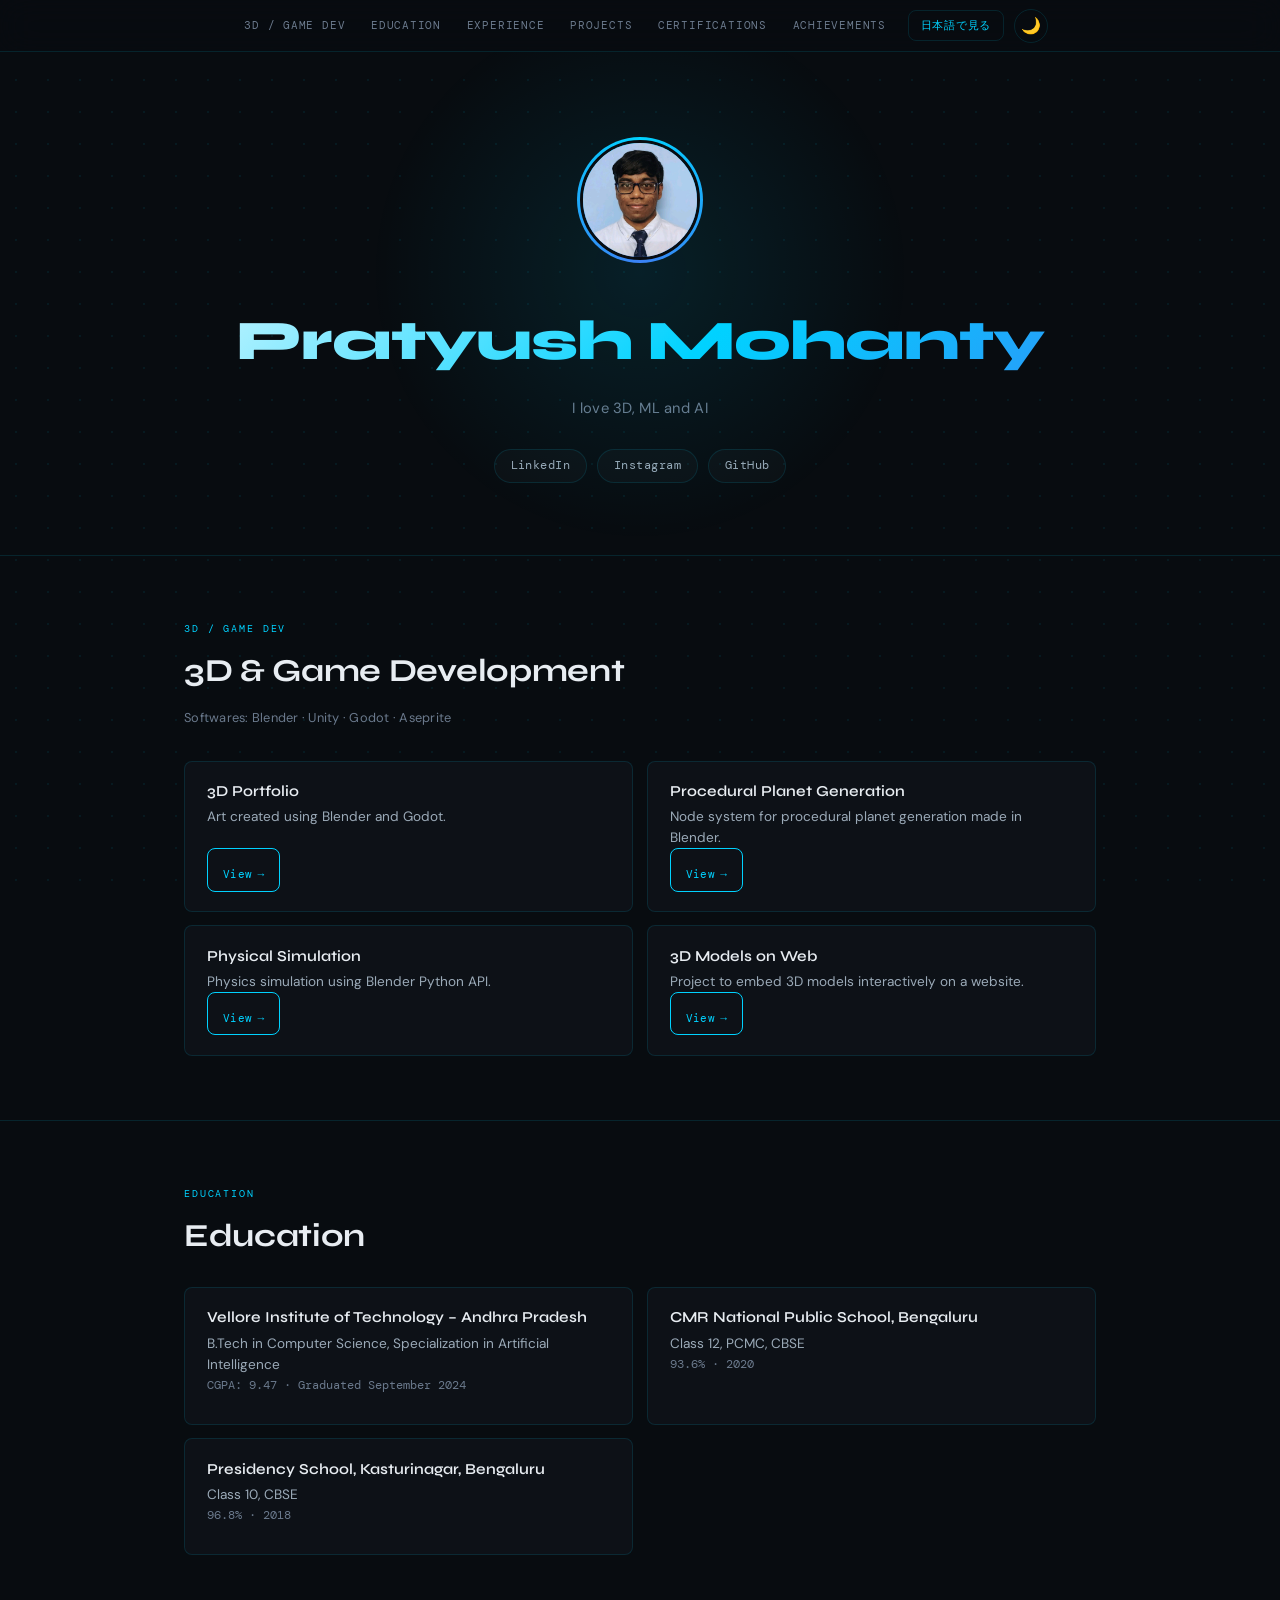
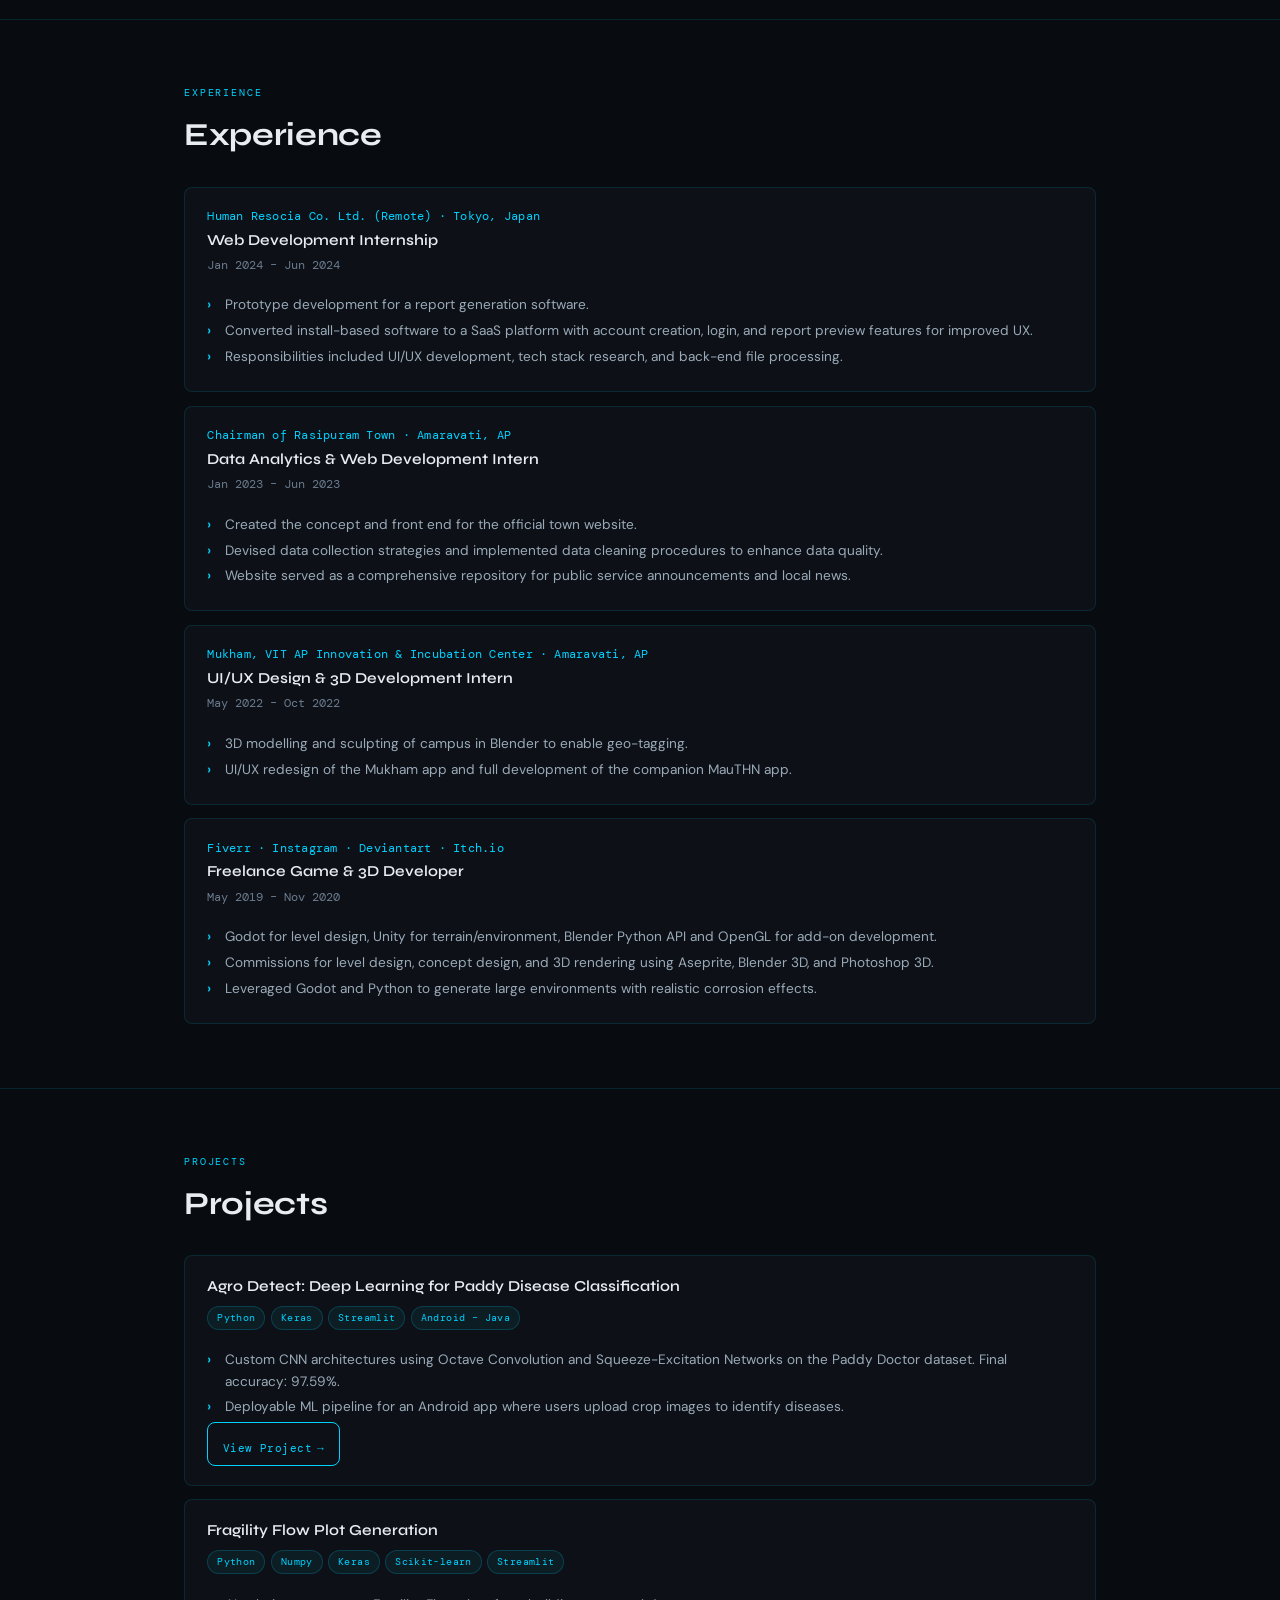
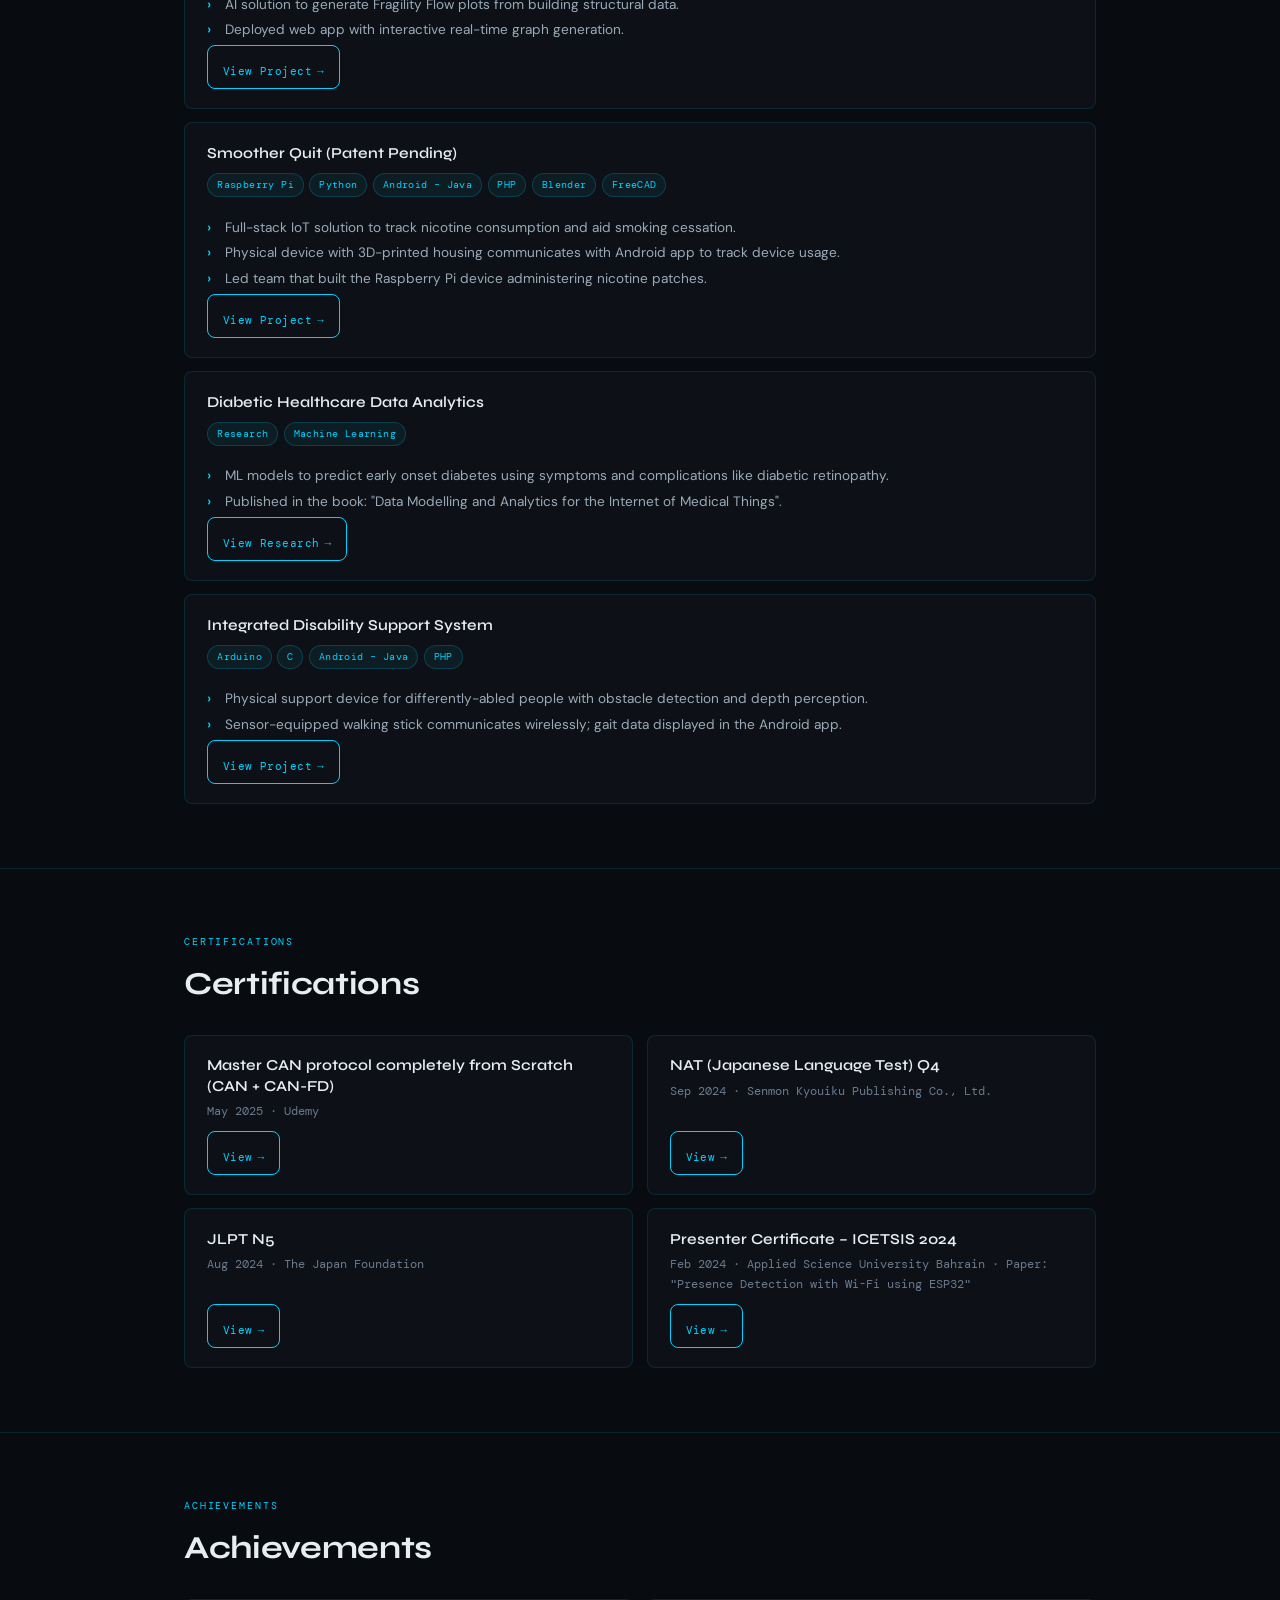
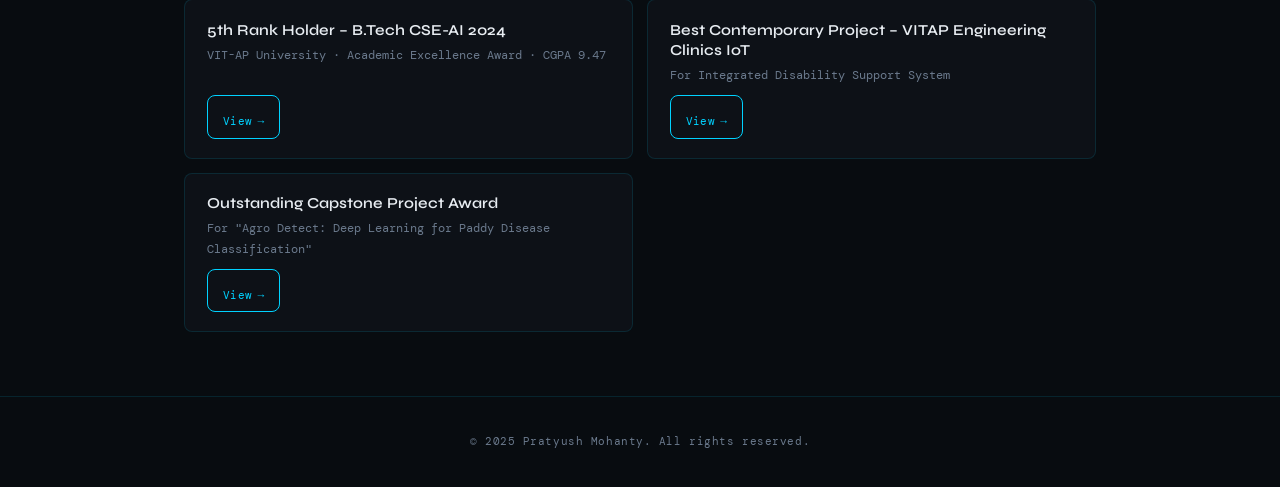
<file: index.html>
<!DOCTYPE html>
<html lang="en">
<head>
  <meta charset="UTF-8">
  <meta name="viewport" content="width=device-width, initial-scale=1.0">
  <title>Pratyush Mohanty — Portfolio</title>
  <meta name="description" content="Portfolio of Pratyush Mohanty — 3D, ML & AI engineer.">
  <link rel="stylesheet" href="style.css">
</head>
<body>
  <nav id="nav"></nav>
  <header id="header"></header>
  <main id="main"></main>
  <footer id="footer"></footer>

  <script src="content.js"></script>
  <script src="renderer.js"></script>
  <script>render('en');</script>
</body>
</html>
</file>
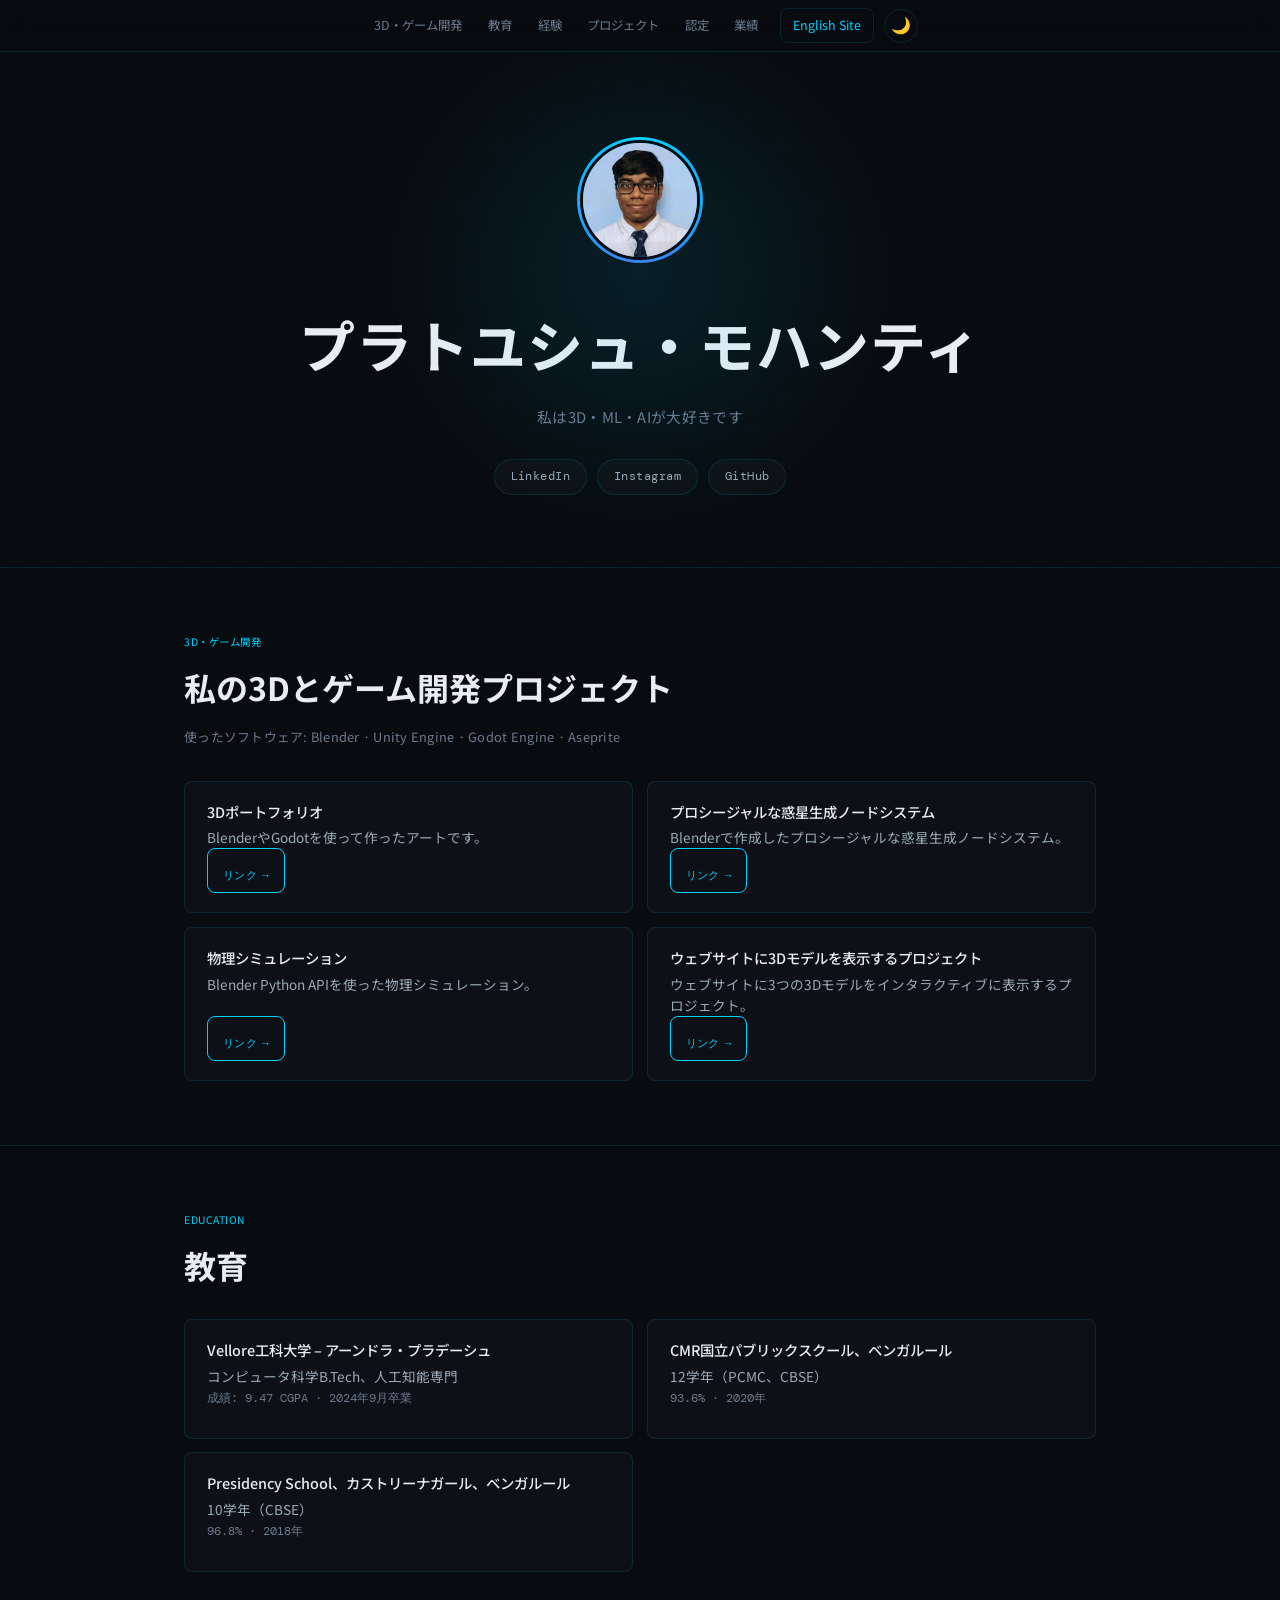
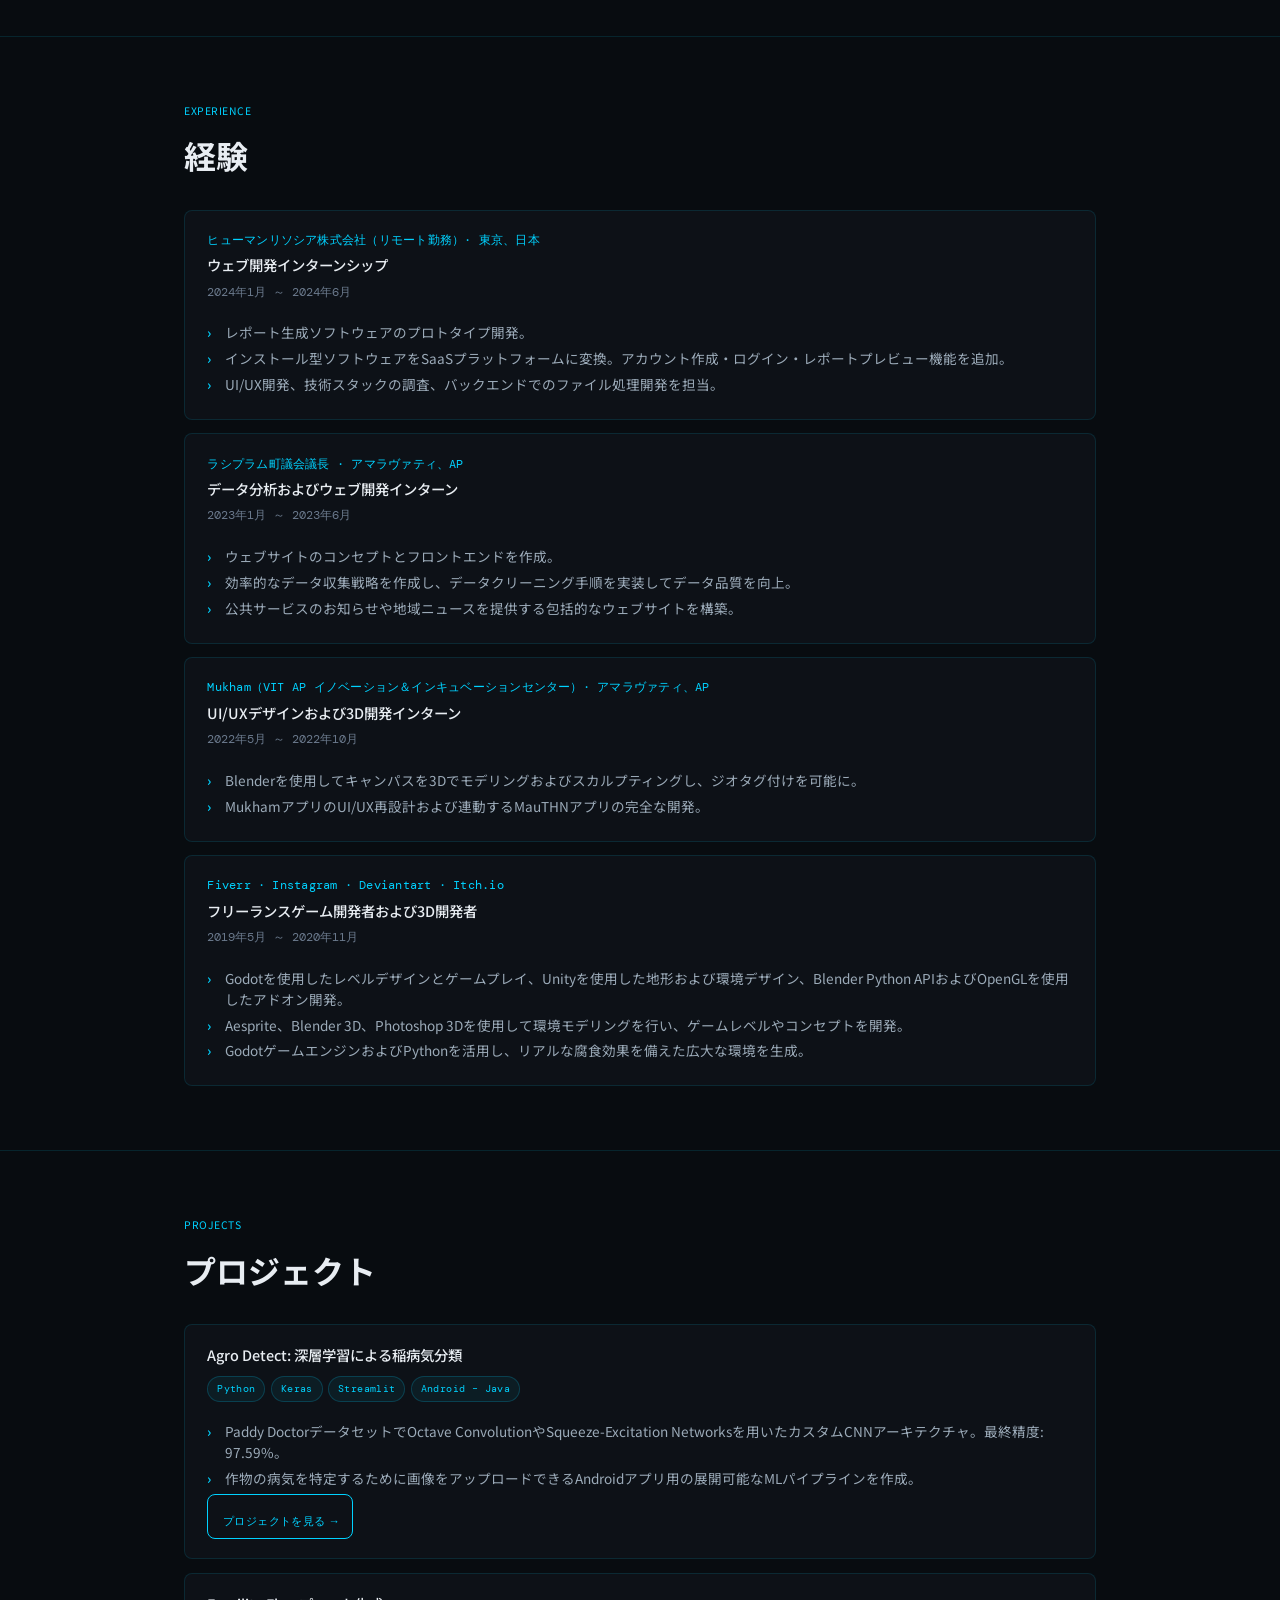
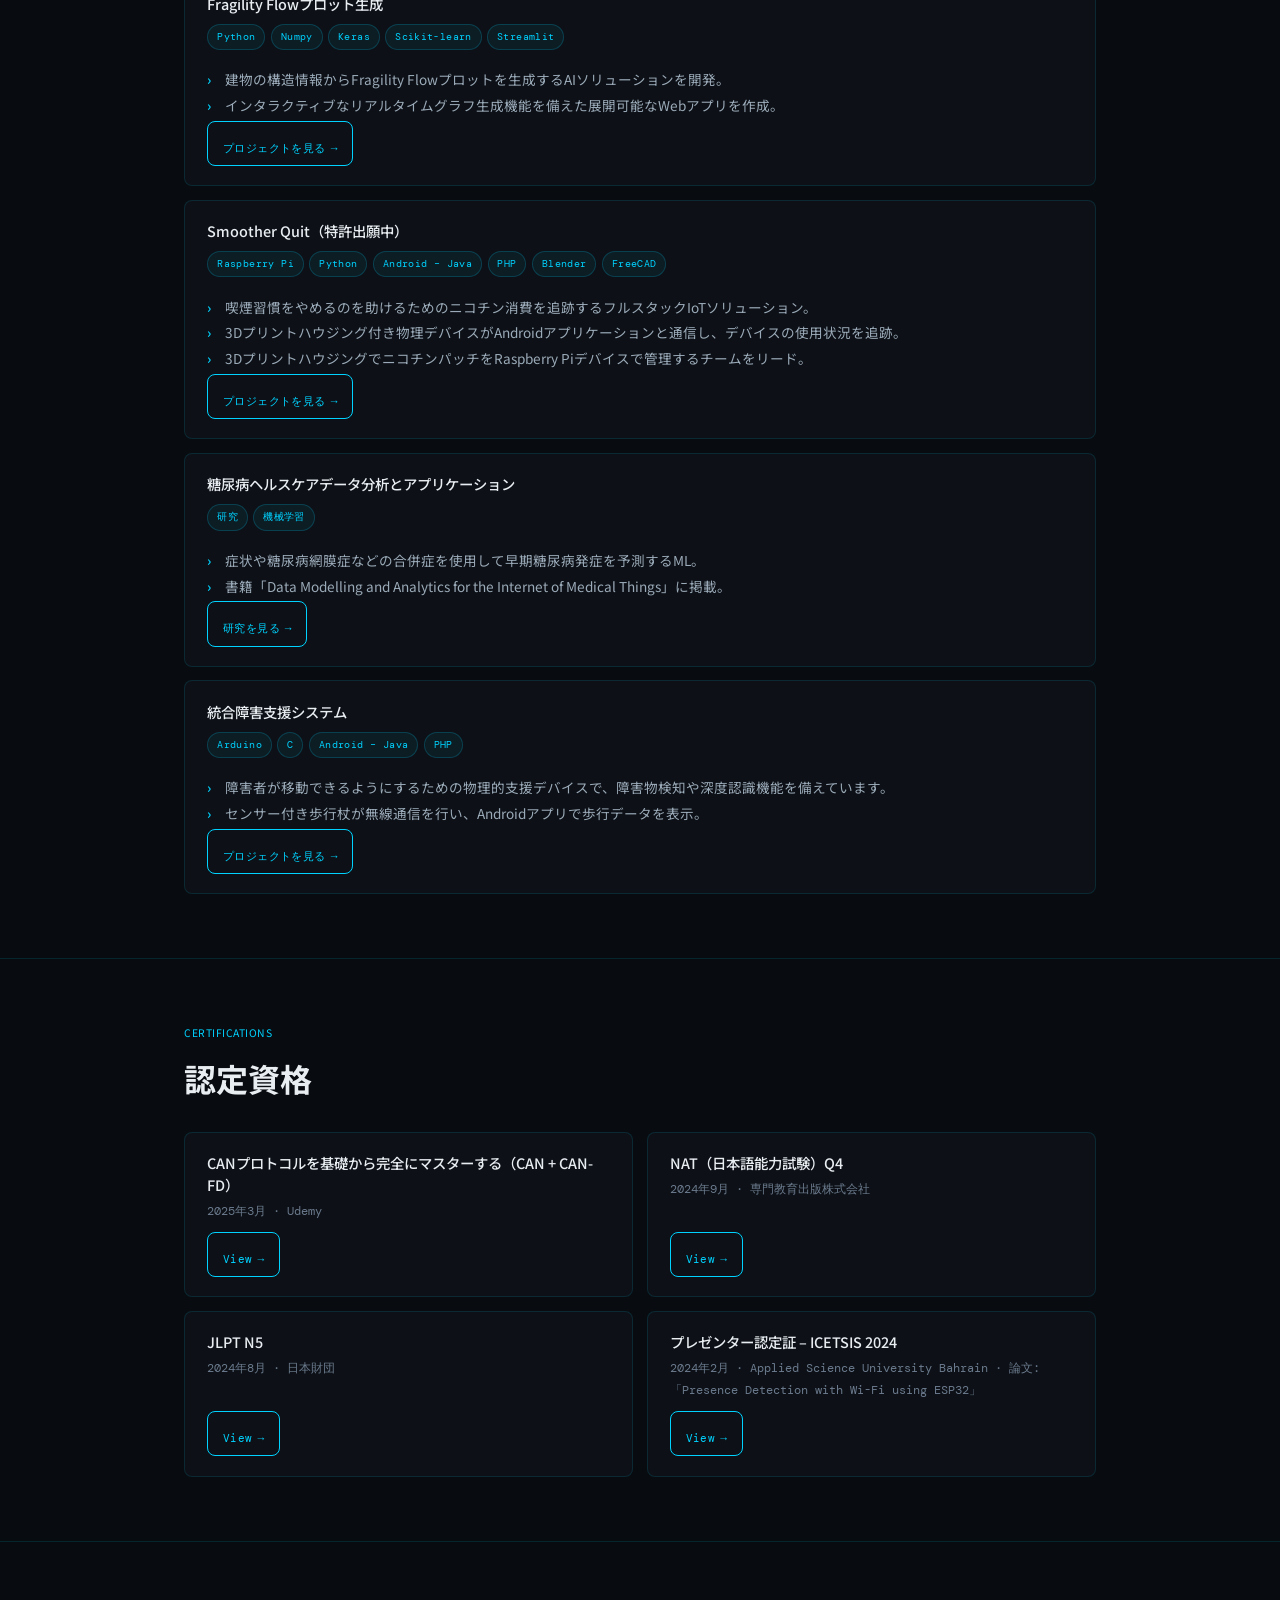
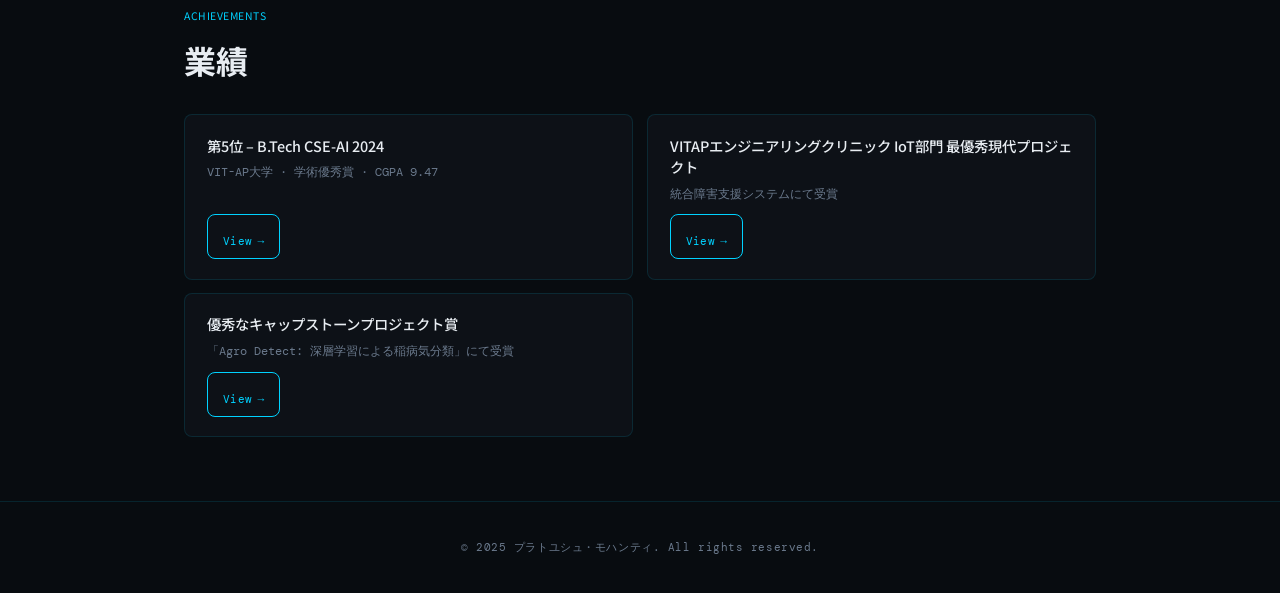
<file: profile_japanese.html>
<!DOCTYPE html>
<html lang="ja">
<head>
  <meta charset="UTF-8">
  <meta name="viewport" content="width=device-width, initial-scale=1.0">
  <title>プラトユシュ・モハンティ — ポートフォリオ</title>
  <meta name="description" content="プラトユシュ・モハンティのポートフォリオ — 3D・ML・AIエンジニア">
  <link rel="stylesheet" href="style.css">
</head>
<body>
  <nav id="nav"></nav>
  <header id="header"></header>
  <main id="main"></main>
  <footer id="footer"></footer>

  <script src="content.js"></script>
  <script src="renderer.js"></script>
  <script>render('ja');</script>
</body>
</html>
</file>
<file: style.css>
@import url('https://fonts.googleapis.com/css2?family=Syne:wght@400;600;700;800&family=DM+Mono:wght@300;400&family=DM+Sans:ital,wght@0,300;0,400;0,500;1,300&family=Noto+Sans+JP:wght@300;400;500;700&display=swap');

/* ─── Dark theme (default) ──────────────────────────── */
:root {
  --bg:          #080c10;
  --bg2:         #0d1117;
  --nav-bg:      rgba(8,12,16,0.88);
  --border:      rgba(0, 210, 255, 0.12);
  --accent:      #00d2ff;
  --accent-glow: rgba(0, 210, 255, 0.15);
  --text:        #e8edf2;
  --text-muted:  #6b7a8d;
  --text-dim:    #9baab8;
  --dot-color:   rgba(0,210,255,0.07);
  --shadow:      rgba(0,210,255,0.07);
  --font-display: 'Syne', sans-serif;
  --font-body:    'DM Sans', 'Noto Sans JP', sans-serif;
  --font-mono:    'DM Mono', monospace;
  --radius:      8px;
  --ease:        0.25s cubic-bezier(0.4, 0, 0.2, 1);
}

/* ─── Light theme ───────────────────────────────────── */
[data-theme="light"] {
  --bg:          #f4f7fb;
  --bg2:         #ffffff;
  --nav-bg:      rgba(244,247,251,0.9);
  --border:      rgba(0, 150, 200, 0.15);
  --accent:      #0099cc;
  --accent-glow: rgba(0, 153, 204, 0.12);
  --text:        #0f1923;
  --text-muted:  #7a8fa6;
  --text-dim:    #4a6070;
  --dot-color:   rgba(0,150,200,0.06);
  --shadow:      rgba(0,100,160,0.08);
}

/* Smooth theme transition on everything */
*, *::before, *::after {
  transition: background-color 0.3s ease, border-color 0.3s ease, color 0.3s ease, box-shadow 0.3s ease;
}

/* ─── Japanese overrides ────────────────────────────── */
:lang(ja) { --font-body: 'Noto Sans JP', 'DM Sans', sans-serif; }
:lang(ja) body { font-size: 14.5px; line-height: 1.85; }
:lang(ja) .card-title { font-family: 'Noto Sans JP', sans-serif; font-weight: 500; letter-spacing: 0; }
:lang(ja) .section-label { font-family: 'Noto Sans JP', sans-serif; letter-spacing: 0.05em; }
:lang(ja) nav a { font-family: 'Noto Sans JP', sans-serif; letter-spacing: 0; text-transform: none; font-size: 0.78rem; }

/* ─── Reset ─────────────────────────────────────────── */
*, *::before, *::after { box-sizing: border-box; margin: 0; padding: 0; }
html { scroll-behavior: smooth; }

body {
  font-family: var(--font-body);
  background: var(--bg);
  color: var(--text);
  line-height: 1.7;
  font-size: 15px;
  overflow-x: hidden;
}

/* Dot grid */
body::before {
  content: '';
  position: fixed; inset: 0;
  background-image: radial-gradient(var(--dot-color) 1px, transparent 1px);
  background-size: 32px 32px;
  pointer-events: none;
  z-index: 0;
  transition: none; /* don't animate the background */
}

/* ─── Nav ───────────────────────────────────────────── */
nav {
  position: sticky; top: 0; z-index: 100;
  background: var(--nav-bg);
  backdrop-filter: blur(16px);
  border-bottom: 1px solid var(--border);
  padding: 0 1.5rem;
  display: flex;
  align-items: center;
  justify-content: center;
  flex-wrap: wrap;
  min-height: 52px;
  gap: 0.1rem;
}

nav a {
  color: var(--text-muted);
  text-decoration: none;
  font-family: var(--font-mono);
  font-size: 0.7rem;
  letter-spacing: 0.07em;
  text-transform: uppercase;
  padding: 0.45rem 0.75rem;
  white-space: nowrap;
}
nav a:hover { color: var(--accent); }

nav a.lang-switch {
  color: var(--accent);
  border: 1px solid var(--border);
  border-radius: var(--radius);
  margin-left: 0.5rem;
  padding: 0.3rem 0.75rem;
}
nav a.lang-switch:hover { background: var(--accent-glow); border-color: var(--accent); }

/* ─── Theme toggle button ───────────────────────────── */
.theme-toggle {
  display: inline-flex;
  align-items: center;
  justify-content: center;
  width: 34px; height: 34px;
  border-radius: 50%;
  border: 1px solid var(--border);
  background: transparent;
  cursor: pointer;
  margin-left: 0.5rem;
  color: var(--text-muted);
  font-size: 1rem;
  flex-shrink: 0;
  /* override the global transition so button doesn't flash */
  transition: background 0.2s ease, border-color 0.2s ease, color 0.2s ease, transform 0.2s ease !important;
}
.theme-toggle:hover {
  color: var(--accent);
  border-color: var(--accent);
  background: var(--accent-glow);
  transform: rotate(20deg);
}

/* icon swap */
.theme-toggle .icon-sun  { display: none; }
.theme-toggle .icon-moon { display: block; }
[data-theme="light"] .theme-toggle .icon-sun  { display: block; }
[data-theme="light"] .theme-toggle .icon-moon { display: none; }

/* ─── Header ────────────────────────────────────────── */
header {
  position: relative; z-index: 1;
  text-align: center;
  padding: 5.5rem 2rem 4.5rem;
  overflow: hidden;
}

header::before {
  content: '';
  position: absolute;
  top: -60px; left: 50%; transform: translateX(-50%);
  width: 560px; height: 560px;
  background: radial-gradient(ellipse, rgba(0,210,255,0.1) 0%, transparent 68%);
  pointer-events: none;
  transition: none;
}
[data-theme="light"] header::before {
  background: radial-gradient(ellipse, rgba(0,153,204,0.07) 0%, transparent 68%);
}

.avatar-wrap {
  position: relative;
  display: inline-block;
  margin-bottom: 1.5rem;
}
.avatar-wrap::before {
  content: '';
  position: absolute; inset: -3px;
  border-radius: 50%;
  background: conic-gradient(var(--accent), #3b82f6, var(--accent));
  animation: spin 7s linear infinite;
  transition: none;
}
@keyframes spin { to { transform: rotate(360deg); } }

.avatar-wrap img {
  position: relative;
  width: 120px; height: 120px;
  border-radius: 50%;
  border: 3px solid var(--bg);
  object-fit: cover;
  display: block;
}

header h1 {
  font-family: var(--font-display);
  font-size: clamp(2.2rem, 5vw, 3.5rem);
  font-weight: 800;
  letter-spacing: -0.02em;
  background: linear-gradient(135deg, #fff 0%, var(--accent) 55%, #3b82f6 100%);
  -webkit-background-clip: text;
  -webkit-text-fill-color: transparent;
  background-clip: text;
  margin-bottom: 0.5rem;
  transition: none;
}

[data-theme="light"] header h1 {
  background: linear-gradient(135deg, #0a1a2a 0%, var(--accent) 55%, #3b82f6 100%);
  -webkit-background-clip: text;
  background-clip: text;
}

:lang(ja) header h1 {
  background: none;
  -webkit-text-fill-color: var(--text);
  color: var(--text);
  font-family: 'Noto Sans JP', sans-serif;
  font-weight: 700;
  letter-spacing: 0.02em;
}

.tagline {
  font-size: 0.92rem;
  color: var(--text-muted);
  margin-bottom: 1.75rem;
  letter-spacing: 0.02em;
}

.social-links { display: flex; gap: 0.6rem; justify-content: center; flex-wrap: wrap; }
.social-links a {
  padding: 0.4rem 1rem;
  border: 1px solid var(--border);
  border-radius: 100px;
  color: var(--text-dim);
  text-decoration: none;
  font-family: var(--font-mono);
  font-size: 0.73rem;
  letter-spacing: 0.04em;
  background: rgba(255,255,255,0.02);
}
.social-links a:hover {
  color: var(--accent);
  border-color: var(--accent);
  background: var(--accent-glow);
  transform: translateY(-2px);
}

/* ─── Layout ────────────────────────────────────────── */
.container {
  max-width: 960px;
  margin: 0 auto;
  padding: 0 1.5rem;
  position: relative; z-index: 1;
}

section { padding: 4rem 0; border-top: 1px solid var(--border); }

.section-label {
  font-family: var(--font-mono);
  font-size: 0.65rem;
  letter-spacing: 0.18em;
  text-transform: uppercase;
  color: var(--accent);
  margin-bottom: 0.4rem;
  display: block;
}

section h2 {
  font-family: var(--font-display);
  font-size: clamp(1.5rem, 3vw, 2rem);
  font-weight: 700;
  letter-spacing: -0.01em;
  color: var(--text);
  margin-bottom: 0.5rem;
}

:lang(ja) section h2 { font-family: 'Noto Sans JP', sans-serif; font-weight: 700; letter-spacing: 0; }

.section-subtitle {
  font-size: 0.8rem;
  color: var(--text-muted);
  margin-bottom: 2rem;
  letter-spacing: 0.02em;
}

/* ─── Grids ─────────────────────────────────────────── */
.grid-2 {
  display: grid;
  grid-template-columns: repeat(2, 1fr);
  gap: 0.85rem;
  margin-top: 1.5rem;
}
.grid-1 {
  display: grid;
  grid-template-columns: 1fr;
  gap: 0.85rem;
  margin-top: 1.5rem;
}

/* ─── Cards ─────────────────────────────────────────── */
.card {
  background: var(--bg2);
  border: 1px solid var(--border);
  border-radius: var(--radius);
  padding: 1.2rem 1.4rem;
  position: relative;
  overflow: hidden;
  display: flex;
  flex-direction: column;
}

.card::before {
  content: '';
  position: absolute;
  left: 0; top: 0; bottom: 0; width: 3px;
  background: linear-gradient(to bottom, var(--accent), #3b82f6);
  opacity: 0;
  transition: opacity var(--ease);
}

.card:hover {
  border-color: rgba(0,210,255,0.3);
  transform: translateY(-2px);
  box-shadow: 0 8px 28px var(--shadow);
}
.card:hover::before { opacity: 1; }

.card-title {
  font-family: var(--font-display);
  font-size: 0.95rem;
  font-weight: 600;
  color: var(--text);
  margin-bottom: 0.3rem;
  line-height: 1.35;
}
:lang(ja) .card-title { font-size: 0.9rem; line-height: 1.5; }

.card-org {
  font-family: var(--font-mono);
  font-size: 0.72rem;
  color: var(--accent);
  margin-bottom: 0.2rem;
  letter-spacing: 0.02em;
}

.card-meta {
  font-size: 0.75rem;
  color: var(--text-muted);
  margin-bottom: 0.6rem;
  font-family: var(--font-mono);
}

.card-sub { font-size: 0.85rem; color: var(--text-dim); line-height: 1.55; }

.card ul { list-style: none; margin-top: 0.6rem; padding: 0; }
.card ul li {
  font-size: 0.85rem;
  color: var(--text-dim);
  padding-left: 1.1rem;
  position: relative;
  margin-bottom: 0.3rem;
  line-height: 1.55;
}
.card ul li::before { content: '›'; position: absolute; left: 0; color: var(--accent); font-weight: 600; }

.card .btn { margin-top: auto; padding-top: 1rem; }

/* ─── Tags ──────────────────────────────────────────── */
.tags { display: flex; flex-wrap: wrap; gap: 0.35rem; margin: 0.3rem 0 0.6rem; }
.tag {
  font-family: var(--font-mono);
  font-size: 0.62rem;
  letter-spacing: 0.04em;
  padding: 0.18rem 0.55rem;
  border-radius: 100px;
  background: rgba(0,210,255,0.06);
  border: 1px solid rgba(0,210,255,0.2);
  color: var(--accent);
}

/* ─── Button ────────────────────────────────────────── */
.btn {
  display: inline-flex;
  align-items: center;
  gap: 0.3rem;
  padding: 0.4rem 0.9rem;
  background: transparent;
  border: 1px solid var(--accent);
  color: var(--accent);
  border-radius: var(--radius);
  font-family: var(--font-mono);
  font-size: 0.7rem;
  letter-spacing: 0.04em;
  text-decoration: none;
  align-self: flex-start;
}
.btn::after { content: ' →'; }
.btn:hover { background: var(--accent); color: var(--bg); }

/* ─── Scroll reveal ─────────────────────────────────── */
.reveal {
  opacity: 0; transform: translateY(18px);
  transition: opacity 0.55s ease, transform 0.55s ease;
}
.reveal.visible { opacity: 1; transform: none; }

.grid-2 .card, .grid-1 .card {
  opacity: 0; transform: translateY(16px);
  transition: opacity 0.5s ease, transform 0.5s ease,
              background-color 0.3s ease, border-color 0.3s ease,
              box-shadow 0.3s ease;
}
.grid-2 .card.visible, .grid-1 .card.visible { opacity: 1; transform: translateY(0); }

.grid-2 .card:nth-child(1),.grid-1 .card:nth-child(1){transition-delay:0s}
.grid-2 .card:nth-child(2),.grid-1 .card:nth-child(2){transition-delay:0.06s}
.grid-2 .card:nth-child(3),.grid-1 .card:nth-child(3){transition-delay:0.12s}
.grid-2 .card:nth-child(4),.grid-1 .card:nth-child(4){transition-delay:0.18s}
.grid-2 .card:nth-child(5),.grid-1 .card:nth-child(5){transition-delay:0.24s}

/* ─── Footer ────────────────────────────────────────── */
footer {
  position: relative; z-index: 1;
  text-align: center;
  padding: 2.2rem 1rem;
  border-top: 1px solid var(--border);
  font-family: var(--font-mono);
  font-size: 0.7rem;
  color: var(--text-muted);
  letter-spacing: 0.05em;
}

/* ─── Responsive ────────────────────────────────────── */
@media (max-width: 680px) {
  nav a { font-size: 0.62rem; padding: 0.35rem 0.5rem; }
  header { padding: 3.5rem 1.25rem 3rem; }
  section { padding: 3rem 0; }
  .grid-2 { grid-template-columns: 1fr; }
  .card { padding: 1rem 1.1rem; }
}
</file>
